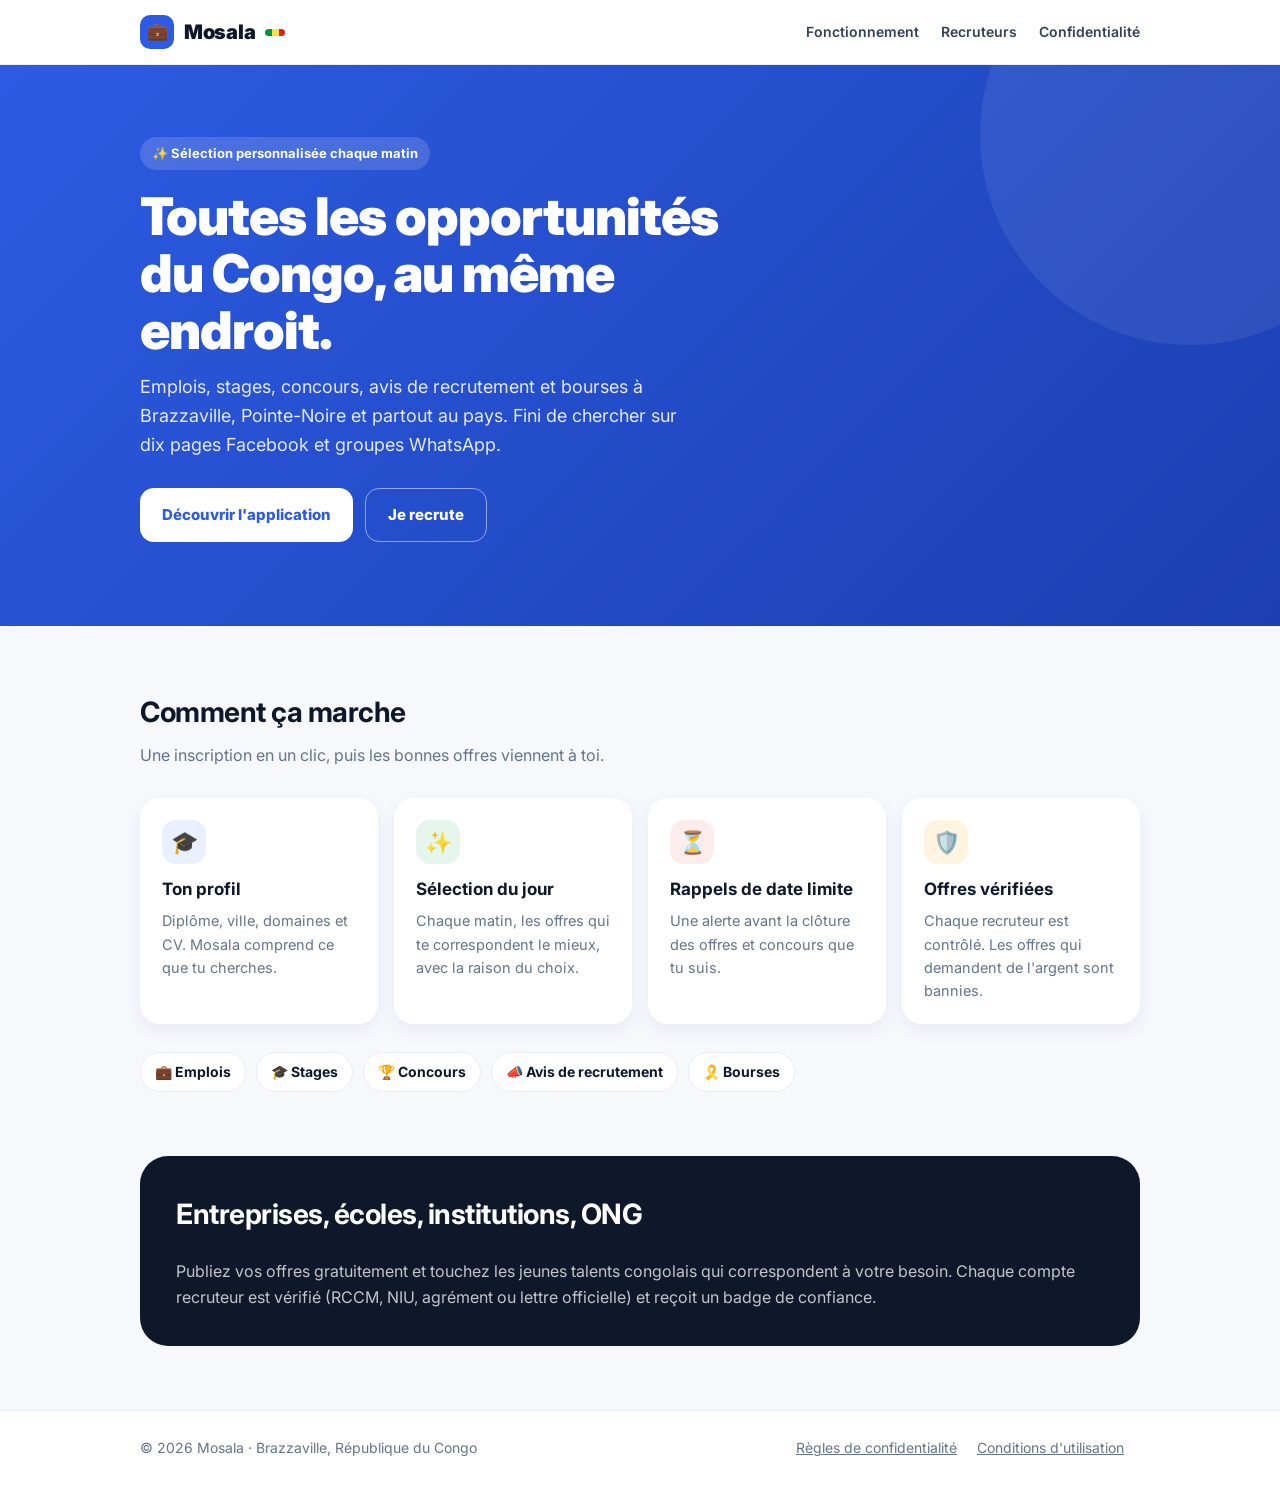
<file: index.html>
<!doctype html>
<html lang="fr">
<head>
  <meta charset="utf-8" />
  <meta name="viewport" content="width=device-width, initial-scale=1" />
  <title>Mosala : emplois, stages et concours au Congo</title>
  <meta name="description" content="Mosala réunit les offres d'emploi, stages, concours, avis de recrutement et bourses du Congo-Brazzaville, avec une sélection personnalisée chaque matin." />
  <link rel="preconnect" href="https://fonts.googleapis.com" />
  <link href="https://fonts.googleapis.com/css2?family=Inter:wght@400;600;700;800;900&display=swap" rel="stylesheet" />
  <link rel="stylesheet" href="style.css" />
</head>
<body>
  <header>
    <div class="wrap">
      <a class="brand" href="index.html"><span class="logo">💼</span>Mosala <span class="flag"><i></i><i></i><i></i></span></a>
      <nav>
        <a href="#fonctionnement">Fonctionnement</a>
        <a href="#recruteurs">Recruteurs</a>
        <a class="keep" href="confidentialite.html">Confidentialité</a>
      </nav>
    </div>
  </header>

  <section class="hero">
    <div class="wrap">
      <span class="pill">✨ Sélection personnalisée chaque matin</span>
      <h1>Toutes les opportunités du Congo, au même endroit.</h1>
      <p>Emplois, stages, concours, avis de recrutement et bourses à Brazzaville, Pointe-Noire et partout au pays. Fini de chercher sur dix pages Facebook et groupes WhatsApp.</p>
      <div class="cta">
        <a class="btn white" href="#fonctionnement">Découvrir l'application</a>
        <a class="btn ghost" href="#recruteurs">Je recrute</a>
      </div>
    </div>
  </section>

  <section class="section" id="fonctionnement">
    <div class="wrap">
      <h2>Comment ça marche</h2>
      <p class="lead">Une inscription en un clic, puis les bonnes offres viennent à toi.</p>
      <div class="grid">
        <div class="card"><div class="ico" style="background:#EAF0FF">🎓</div><h3>Ton profil</h3><p>Diplôme, ville, domaines et CV. Mosala comprend ce que tu cherches.</p></div>
        <div class="card"><div class="ico" style="background:#E6F6EC">✨</div><h3>Sélection du jour</h3><p>Chaque matin, les offres qui te correspondent le mieux, avec la raison du choix.</p></div>
        <div class="card"><div class="ico" style="background:#FDECEC">⏳</div><h3>Rappels de date limite</h3><p>Une alerte avant la clôture des offres et concours que tu suis.</p></div>
        <div class="card"><div class="ico" style="background:#FFF4E0">🛡️</div><h3>Offres vérifiées</h3><p>Chaque recruteur est contrôlé. Les offres qui demandent de l'argent sont bannies.</p></div>
      </div>
      <div style="margin-top:28px" class="cats">
        <span>💼 Emplois</span><span>🎓 Stages</span><span>🏆 Concours</span><span>📣 Avis de recrutement</span><span>🎗️ Bourses</span>
      </div>
    </div>
  </section>

  <section class="section" id="recruteurs" style="padding-top:0">
    <div class="wrap">
      <div class="recruit">
        <h2>Entreprises, écoles, institutions, ONG</h2>
        <p>Publiez vos offres gratuitement et touchez les jeunes talents congolais qui correspondent à votre besoin. Chaque compte recruteur est vérifié (RCCM, NIU, agrément ou lettre officielle) et reçoit un badge de confiance.</p>
      </div>
    </div>
  </section>

  <footer>
    <div class="wrap">
      <div>© 2026 Mosala · Brazzaville, République du Congo</div>
      <div>
        <a href="confidentialite.html">Règles de confidentialité</a>
        <a href="conditions.html">Conditions d'utilisation</a>
      </div>
    </div>
  </footer>
</body>
</html>
</file>
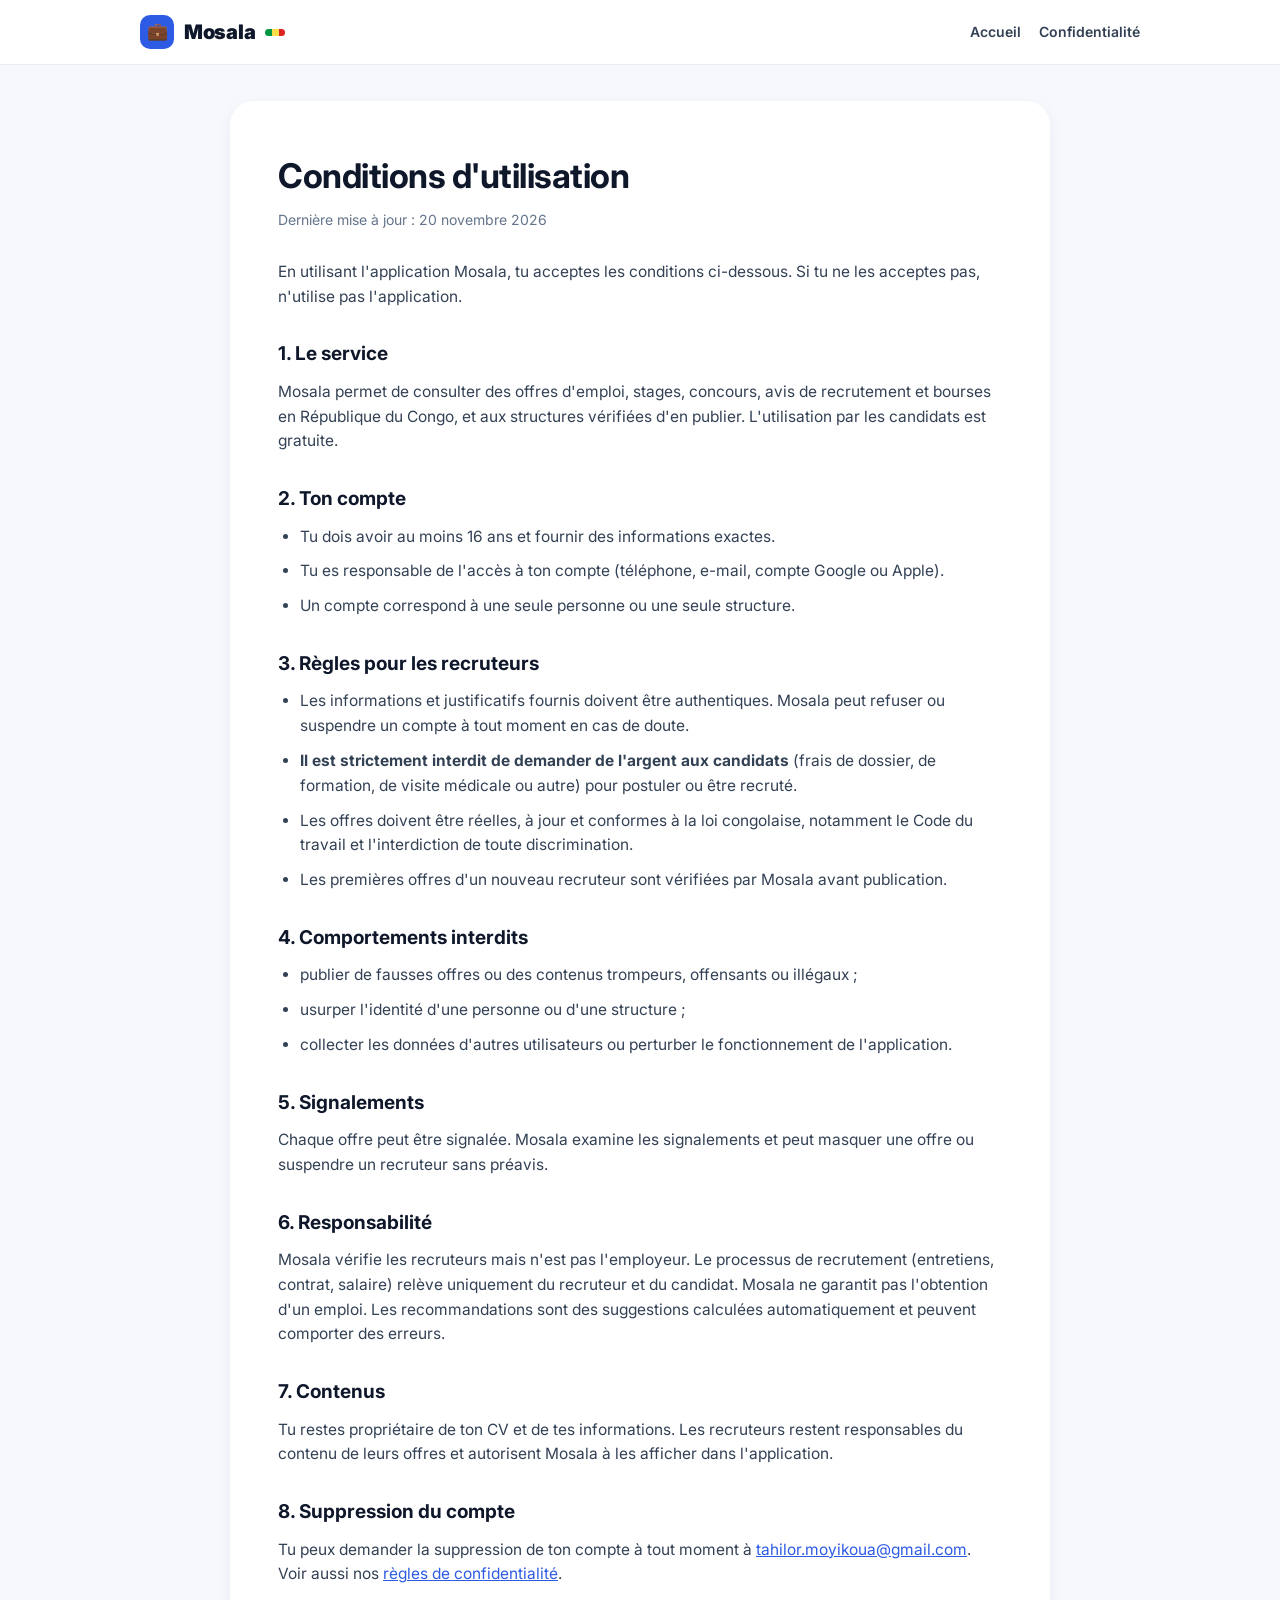
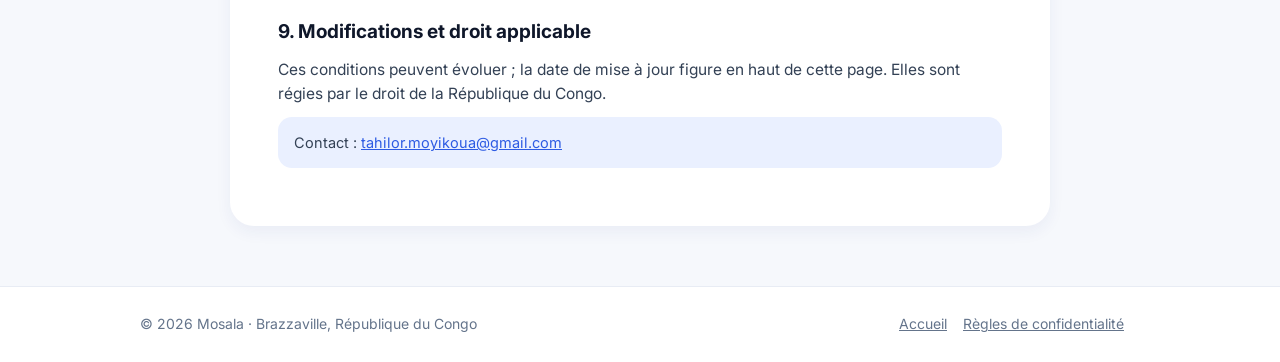
<file: conditions.html>
<!doctype html>
<html lang="fr">
<head>
  <meta charset="utf-8" />
  <meta name="viewport" content="width=device-width, initial-scale=1" />
  <title>Conditions d'utilisation · Mosala</title>
  <link rel="preconnect" href="https://fonts.googleapis.com" />
  <link href="https://fonts.googleapis.com/css2?family=Inter:wght@400;600;700;800;900&display=swap" rel="stylesheet" />
  <link rel="stylesheet" href="style.css" />
</head>
<body>
  <header>
    <div class="wrap">
      <a class="brand" href="index.html"><span class="logo">💼</span>Mosala <span class="flag"><i></i><i></i><i></i></span></a>
      <nav><a class="keep" href="index.html">Accueil</a><a class="keep" href="confidentialite.html">Confidentialité</a></nav>
    </div>
  </header>

  <main class="wrap">
    <article class="doc">
      <h1>Conditions d'utilisation</h1>
      <p class="date">Dernière mise à jour : 20 novembre 2026</p>

      <p>En utilisant l'application Mosala, tu acceptes les conditions ci-dessous. Si tu ne les acceptes pas, n'utilise pas l'application.</p>

      <h2>1. Le service</h2>
      <p>Mosala permet de consulter des offres d'emploi, stages, concours, avis de recrutement et bourses en République du Congo, et aux structures vérifiées d'en publier. L'utilisation par les candidats est gratuite.</p>

      <h2>2. Ton compte</h2>
      <ul>
        <li>Tu dois avoir au moins 16 ans et fournir des informations exactes.</li>
        <li>Tu es responsable de l'accès à ton compte (téléphone, e-mail, compte Google ou Apple).</li>
        <li>Un compte correspond à une seule personne ou une seule structure.</li>
      </ul>

      <h2>3. Règles pour les recruteurs</h2>
      <ul>
        <li>Les informations et justificatifs fournis doivent être authentiques. Mosala peut refuser ou suspendre un compte à tout moment en cas de doute.</li>
        <li><strong>Il est strictement interdit de demander de l'argent aux candidats</strong> (frais de dossier, de formation, de visite médicale ou autre) pour postuler ou être recruté.</li>
        <li>Les offres doivent être réelles, à jour et conformes à la loi congolaise, notamment le Code du travail et l'interdiction de toute discrimination.</li>
        <li>Les premières offres d'un nouveau recruteur sont vérifiées par Mosala avant publication.</li>
      </ul>

      <h2>4. Comportements interdits</h2>
      <ul>
        <li>publier de fausses offres ou des contenus trompeurs, offensants ou illégaux ;</li>
        <li>usurper l'identité d'une personne ou d'une structure ;</li>
        <li>collecter les données d'autres utilisateurs ou perturber le fonctionnement de l'application.</li>
      </ul>

      <h2>5. Signalements</h2>
      <p>Chaque offre peut être signalée. Mosala examine les signalements et peut masquer une offre ou suspendre un recruteur sans préavis.</p>

      <h2>6. Responsabilité</h2>
      <p>Mosala vérifie les recruteurs mais n'est pas l'employeur. Le processus de recrutement (entretiens, contrat, salaire) relève uniquement du recruteur et du candidat. Mosala ne garantit pas l'obtention d'un emploi. Les recommandations sont des suggestions calculées automatiquement et peuvent comporter des erreurs.</p>

      <h2>7. Contenus</h2>
      <p>Tu restes propriétaire de ton CV et de tes informations. Les recruteurs restent responsables du contenu de leurs offres et autorisent Mosala à les afficher dans l'application.</p>

      <h2>8. Suppression du compte</h2>
      <p>Tu peux demander la suppression de ton compte à tout moment à <a href="mailto:tahilor.moyikoua@gmail.com">tahilor.moyikoua@gmail.com</a>. Voir aussi nos <a href="confidentialite.html">règles de confidentialité</a>.</p>

      <h2>9. Modifications et droit applicable</h2>
      <p>Ces conditions peuvent évoluer ; la date de mise à jour figure en haut de cette page. Elles sont régies par le droit de la République du Congo.</p>

      <p class="note">Contact : <a href="mailto:tahilor.moyikoua@gmail.com">tahilor.moyikoua@gmail.com</a></p>
    </article>
  </main>

  <footer>
    <div class="wrap">
      <div>© 2026 Mosala · Brazzaville, République du Congo</div>
      <div><a href="index.html">Accueil</a><a href="confidentialite.html">Règles de confidentialité</a></div>
    </div>
  </footer>
</body>
</html>
</file>
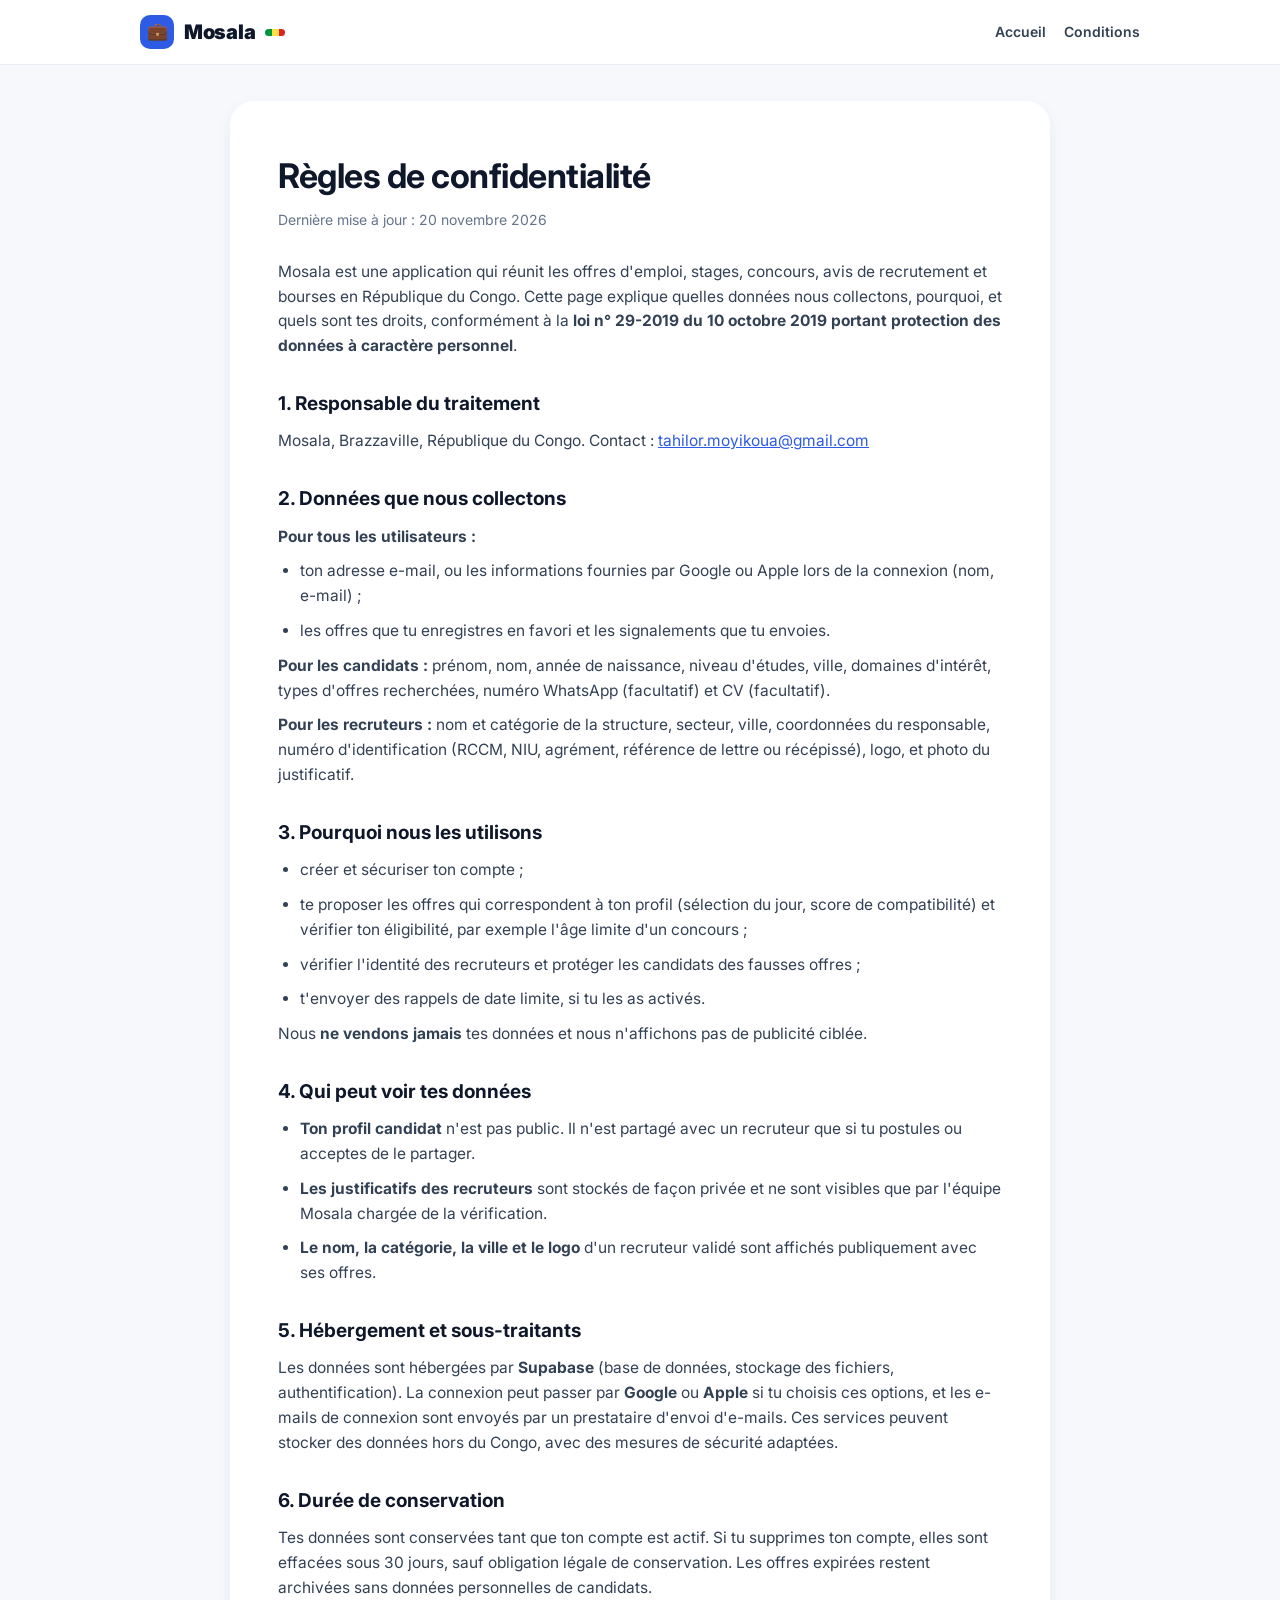
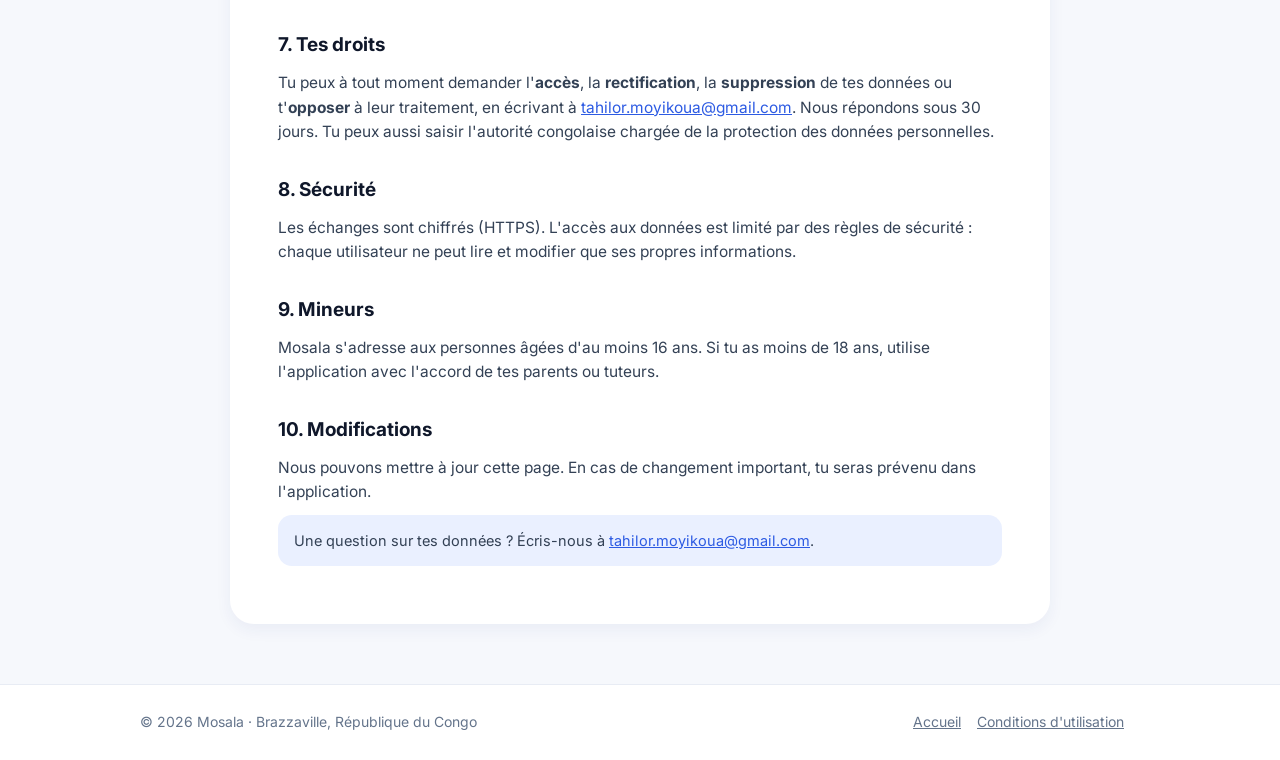
<file: confidentialite.html>
<!doctype html>
<html lang="fr">
<head>
  <meta charset="utf-8" />
  <meta name="viewport" content="width=device-width, initial-scale=1" />
  <title>Règles de confidentialité · Mosala</title>
  <link rel="preconnect" href="https://fonts.googleapis.com" />
  <link href="https://fonts.googleapis.com/css2?family=Inter:wght@400;600;700;800;900&display=swap" rel="stylesheet" />
  <link rel="stylesheet" href="style.css" />
</head>
<body>
  <header>
    <div class="wrap">
      <a class="brand" href="index.html"><span class="logo">💼</span>Mosala <span class="flag"><i></i><i></i><i></i></span></a>
      <nav><a class="keep" href="index.html">Accueil</a><a class="keep" href="conditions.html">Conditions</a></nav>
    </div>
  </header>

  <main class="wrap">
    <article class="doc">
      <h1>Règles de confidentialité</h1>
      <p class="date">Dernière mise à jour : 20 novembre 2026</p>

      <p>Mosala est une application qui réunit les offres d'emploi, stages, concours, avis de recrutement et bourses en République du Congo. Cette page explique quelles données nous collectons, pourquoi, et quels sont tes droits, conformément à la <strong>loi n° 29-2019 du 10 octobre 2019 portant protection des données à caractère personnel</strong>.</p>

      <h2>1. Responsable du traitement</h2>
      <p>Mosala, Brazzaville, République du Congo. Contact : <a href="mailto:tahilor.moyikoua@gmail.com">tahilor.moyikoua@gmail.com</a></p>

      <h2>2. Données que nous collectons</h2>
      <p><strong>Pour tous les utilisateurs :</strong></p>
      <ul>
        <li>ton adresse e-mail, ou les informations fournies par Google ou Apple lors de la connexion (nom, e-mail) ;</li>
        <li>les offres que tu enregistres en favori et les signalements que tu envoies.</li>
      </ul>
      <p><strong>Pour les candidats :</strong> prénom, nom, année de naissance, niveau d'études, ville, domaines d'intérêt, types d'offres recherchées, numéro WhatsApp (facultatif) et CV (facultatif).</p>
      <p><strong>Pour les recruteurs :</strong> nom et catégorie de la structure, secteur, ville, coordonnées du responsable, numéro d'identification (RCCM, NIU, agrément, référence de lettre ou récépissé), logo, et photo du justificatif.</p>

      <h2>3. Pourquoi nous les utilisons</h2>
      <ul>
        <li>créer et sécuriser ton compte ;</li>
        <li>te proposer les offres qui correspondent à ton profil (sélection du jour, score de compatibilité) et vérifier ton éligibilité, par exemple l'âge limite d'un concours ;</li>
        <li>vérifier l'identité des recruteurs et protéger les candidats des fausses offres ;</li>
        <li>t'envoyer des rappels de date limite, si tu les as activés.</li>
      </ul>
      <p>Nous <strong>ne vendons jamais</strong> tes données et nous n'affichons pas de publicité ciblée.</p>

      <h2>4. Qui peut voir tes données</h2>
      <ul>
        <li><strong>Ton profil candidat</strong> n'est pas public. Il n'est partagé avec un recruteur que si tu postules ou acceptes de le partager.</li>
        <li><strong>Les justificatifs des recruteurs</strong> sont stockés de façon privée et ne sont visibles que par l'équipe Mosala chargée de la vérification.</li>
        <li><strong>Le nom, la catégorie, la ville et le logo</strong> d'un recruteur validé sont affichés publiquement avec ses offres.</li>
      </ul>

      <h2>5. Hébergement et sous-traitants</h2>
      <p>Les données sont hébergées par <strong>Supabase</strong> (base de données, stockage des fichiers, authentification). La connexion peut passer par <strong>Google</strong> ou <strong>Apple</strong> si tu choisis ces options, et les e-mails de connexion sont envoyés par un prestataire d'envoi d'e-mails. Ces services peuvent stocker des données hors du Congo, avec des mesures de sécurité adaptées.</p>

      <h2>6. Durée de conservation</h2>
      <p>Tes données sont conservées tant que ton compte est actif. Si tu supprimes ton compte, elles sont effacées sous 30 jours, sauf obligation légale de conservation. Les offres expirées restent archivées sans données personnelles de candidats.</p>

      <h2>7. Tes droits</h2>
      <p>Tu peux à tout moment demander l'<strong>accès</strong>, la <strong>rectification</strong>, la <strong>suppression</strong> de tes données ou t'<strong>opposer</strong> à leur traitement, en écrivant à <a href="mailto:tahilor.moyikoua@gmail.com">tahilor.moyikoua@gmail.com</a>. Nous répondons sous 30 jours. Tu peux aussi saisir l'autorité congolaise chargée de la protection des données personnelles.</p>

      <h2>8. Sécurité</h2>
      <p>Les échanges sont chiffrés (HTTPS). L'accès aux données est limité par des règles de sécurité : chaque utilisateur ne peut lire et modifier que ses propres informations.</p>

      <h2>9. Mineurs</h2>
      <p>Mosala s'adresse aux personnes âgées d'au moins 16 ans. Si tu as moins de 18 ans, utilise l'application avec l'accord de tes parents ou tuteurs.</p>

      <h2>10. Modifications</h2>
      <p>Nous pouvons mettre à jour cette page. En cas de changement important, tu seras prévenu dans l'application.</p>

      <p class="note">Une question sur tes données ? Écris-nous à <a href="mailto:tahilor.moyikoua@gmail.com">tahilor.moyikoua@gmail.com</a>.</p>
    </article>
  </main>

  <footer>
    <div class="wrap">
      <div>© 2026 Mosala · Brazzaville, République du Congo</div>
      <div><a href="index.html">Accueil</a><a href="conditions.html">Conditions d'utilisation</a></div>
    </div>
  </footer>
</body>
</html>
</file>
<file: style.css>
:root {
  --primary: #2D5BE3;
  --primary-dark: #1B3FB0;
  --soft: #EAF0FF;
  --ink: #0F172A;
  --text: #334155;
  --muted: #64748B;
  --line: #E8ECF4;
  --bg: #F6F8FC;
  --green: #009543;
  --yellow: #FBDE4A;
  --red: #DC241F;
}
* { box-sizing: border-box; margin: 0; padding: 0; }
body { font-family: 'Inter', system-ui, -apple-system, 'Segoe UI', Roboto, sans-serif; color: var(--text); background: var(--bg); line-height: 1.6; }
a { color: var(--primary); }
.wrap { max-width: 1040px; margin: 0 auto; padding: 0 20px; }

/* En-tête */
header { background: #fff; border-bottom: 1px solid var(--line); position: sticky; top: 0; z-index: 10; }
header .wrap { display: flex; align-items: center; justify-content: space-between; height: 64px; }
.brand { display: flex; align-items: center; gap: 10px; text-decoration: none; color: var(--ink); font-weight: 900; font-size: 20px; letter-spacing: -0.3px; }
.brand .logo { width: 34px; height: 34px; border-radius: 10px; background: var(--primary); display: grid; place-items: center; color: #fff; font-size: 17px; }
.flag { display: inline-flex; width: 20px; height: 7px; border-radius: 4px; overflow: hidden; }
.flag i { flex: 1; }
.flag i:nth-child(1) { background: var(--green); } .flag i:nth-child(2) { background: var(--yellow); } .flag i:nth-child(3) { background: var(--red); }
nav a { margin-left: 18px; text-decoration: none; color: var(--text); font-weight: 600; font-size: 14px; }
nav a:hover { color: var(--primary); }

/* Accueil */
.hero { background: linear-gradient(135deg, var(--primary), var(--primary-dark)); color: #fff; padding: 72px 0 84px; overflow: hidden; position: relative; }
.hero::after { content: ''; position: absolute; width: 420px; height: 420px; border-radius: 50%; background: rgba(255,255,255,.07); right: -120px; top: -140px; }
.hero .pill { display: inline-flex; gap: 6px; align-items: center; background: rgba(255,255,255,.15); padding: 6px 12px; border-radius: 999px; font-size: 13px; font-weight: 700; }
.hero h1 { font-size: clamp(32px, 6vw, 52px); line-height: 1.1; letter-spacing: -1px; margin: 18px 0 14px; font-weight: 900; max-width: 640px; }
.hero p { font-size: 18px; opacity: .88; max-width: 560px; }
.cta { display: flex; gap: 12px; flex-wrap: wrap; margin-top: 28px; }
.btn { display: inline-flex; align-items: center; gap: 8px; padding: 14px 22px; border-radius: 14px; font-weight: 800; text-decoration: none; font-size: 15px; }
.btn.white { background: #fff; color: var(--primary); }
.btn.ghost { border: 1.5px solid rgba(255,255,255,.5); color: #fff; }

.section { padding: 64px 0; }
.section h2 { font-size: 28px; color: var(--ink); letter-spacing: -.5px; margin-bottom: 8px; }
.section .lead { color: var(--muted); margin-bottom: 30px; }
.grid { display: grid; grid-template-columns: repeat(auto-fit, minmax(220px, 1fr)); gap: 16px; }
.card { background: #fff; border-radius: 20px; padding: 22px; box-shadow: 0 6px 16px rgba(30,58,138,.07); }
.card .ico { width: 44px; height: 44px; border-radius: 14px; display: grid; place-items: center; font-size: 22px; margin-bottom: 12px; }
.card h3 { color: var(--ink); font-size: 17px; margin-bottom: 6px; }
.card p { font-size: 14.5px; color: var(--muted); }
.cats { display: flex; flex-wrap: wrap; gap: 10px; }
.cats span { background: #fff; border: 1px solid var(--line); border-radius: 999px; padding: 8px 14px; font-weight: 700; font-size: 14px; color: var(--ink); }
.recruit { background: var(--ink); color: #fff; border-radius: 28px; padding: 36px; display: grid; gap: 14px; }
.recruit h2 { color: #fff; }
.recruit p { color: rgba(255,255,255,.75); }

/* Pages légales */
.doc { background: #fff; border-radius: 24px; padding: clamp(22px, 5vw, 48px); margin: 36px auto 60px; max-width: 820px; box-shadow: 0 6px 16px rgba(30,58,138,.06); }
.doc h1 { color: var(--ink); font-size: clamp(26px, 5vw, 34px); letter-spacing: -.5px; margin-bottom: 6px; }
.doc .date { color: var(--muted); font-size: 14px; margin-bottom: 28px; }
.doc h2 { color: var(--ink); font-size: 19px; margin: 30px 0 10px; }
.doc p, .doc li { font-size: 15.5px; margin-bottom: 10px; }
.doc ul { padding-left: 22px; }
.doc .note { background: var(--soft); border-radius: 14px; padding: 14px 16px; font-size: 14.5px; }

footer { border-top: 1px solid var(--line); background: #fff; padding: 26px 0; font-size: 14px; color: var(--muted); }
footer .wrap { display: flex; flex-wrap: wrap; gap: 14px; justify-content: space-between; }
footer a { color: var(--muted); margin-right: 16px; }

@media (max-width: 560px) {
  nav a:not(.keep) { display: none; }
  .hero { padding: 52px 0 60px; }
}
</file>
